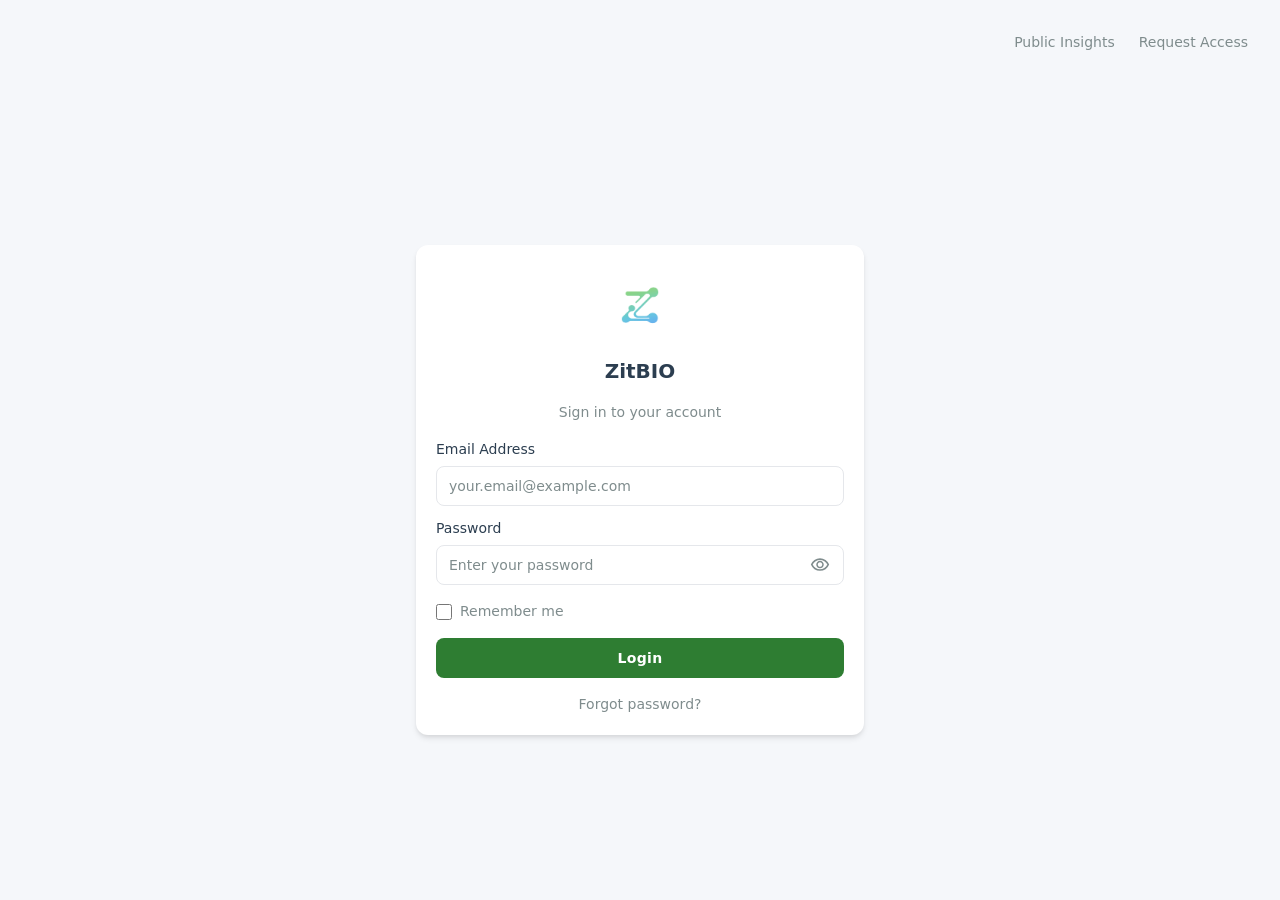
<file: index.html>
<!DOCTYPE html>
<html lang="en">
<head>
    <meta charset="UTF-8">
    <meta name="viewport" content="width=device-width, initial-scale=1.0">
    <meta name="theme-color" content="#F5F7FA">
    <title>Login</title>
    <link rel="icon" type="image/png" href="assets/favicon/logo-64.png">
    <link rel="stylesheet" href="styles/theme.css">
    <link rel="stylesheet" href="styles/global.css">
    <link rel="stylesheet" href="pages/login/login.css">
</head>
<body class="page-login">

  <svg xmlns="http://www.w3.org/2000/svg" style="display:none" aria-hidden="true">
    <symbol id="i-visibility" viewBox="0 -960 960 960"><path d="M480-320q75 0 127.5-52.5T660-500q0-75-52.5-127.5T480-680q-75 0-127.5 52.5T300-500q0 75 52.5 127.5T480-320Zm0-72q-45 0-76.5-31.5T372-500q0-45 31.5-76.5T480-608q45 0 76.5 31.5T588-500q0 45-31.5 76.5T480-392Zm0 192q-146 0-266-81.5T40-500q54-137 174-218.5T480-800q146 0 266 81.5T920-500q-54 137-174 218.5T480-200Zm0-300Zm0 220q113 0 207.5-59.5T832-500q-50-101-144.5-160.5T480-720q-113 0-207.5 59.5T128-500q50 101 144.5 160.5T480-280Z"/></symbol>
    <symbol id="i-visibility_off" viewBox="0 -960 960 960"><path d="m644-428-58-58q9-47-27-88t-93-32l-58-58q17-8 34.5-12t37.5-4q75 0 127.5 52.5T660-500q0 20-4 37.5T644-428Zm128 126-58-56q38-29 67.5-63.5T832-500q-50-101-143.5-160.5T480-720q-29 0-57 4t-55 12l-62-62q41-17 84-25.5t90-8.5q151 0 269 83.5T920-500q-23 59-60.5 109.5T772-302Zm20 246L624-222q-35 11-70.5 16.5T480-200q-151 0-269-83.5T40-500q21-53 53-98.5t73-81.5L56-792l56-56 736 736-56 56ZM222-624q-29 26-53 57t-41 67q50 101 143.5 160.5T480-280q20 0 39-2.5t39-5.5l-36-38q-11 3-21 4.5t-21 1.5q-75 0-127.5-52.5T300-500q0-11 1.5-21t4.5-21l-84-82Zm319 93Zm-151 75Z"/></symbol>
  </svg>

  
    <!-- Top-right navigation -->
    <nav class="top-nav">
        <a href="#" class="nav-link">Public Insights</a>
        <!-- Was a dead href="#". Now opens the self-signup view below. -->
        <a href="#request-access" class="nav-link" id="requestAccessLink">Request Access</a>
    </nav>

    <div class="login-card">
        <div class="logo-container">
            <img src="assets/logo/zitbio-logo.png" alt="ZitBIO Logo">
        </div>

        <h1 class="card-title">ZitBIO</h1>
        <p class="card-subtitle" id="cardSubtitle">Sign in to your account</p>

        <form id="loginForm">
            <div class="form-group">
                <label class="form-label" for="email">Email Address</label>
                <input
                    type="email"
                    id="email"
                    class="form-input"
                    placeholder="your.email@example.com"
                    autocomplete="email"
                >
            </div>

            <div class="form-group">
                <label class="form-label" for="password">Password</label>
                <div class="input-wrapper">
                    <input
                        type="password"
                        id="password"
                        class="form-input"
                        placeholder="Enter your password"
                        autocomplete="current-password"
                    >
                    <button type="button" id="passwordToggleBtn" class="password-toggle" aria-label="Toggle password visibility">
                        <svg id="eyeIcon" class="material-icons" aria-hidden="true"><use href="#i-visibility"/></svg>
                    </button>
                </div>
            </div>

            <div class="remember-row">
                <input type="checkbox" id="remember" class="custom-checkbox">
                <label for="remember" class="remember-label">Remember me</label>
            </div>

            <button type="submit" id="loginBtn" class="login-btn">Login</button>
        </form>

        <a href="#" id="forgotPasswordLink" class="forgot-password">Forgot password?</a>

        <!-- Reset password view — shown when the user clicks the reset email link -->
        <div id="resetView" class="recovery-view" hidden>
            <p class="recovery-note">Choose a new password for your account.</p>
            <form id="resetPasswordForm">
                <div class="form-group">
                    <label class="form-label" for="newPassword">New Password</label>
                    <div class="input-wrapper">
                        <input
                            type="password"
                            id="newPassword"
                            class="form-input"
                            placeholder="Enter new password"
                            autocomplete="new-password"
                        >
                        <button type="button" id="newPasswordToggleBtn" class="password-toggle" aria-label="Toggle password visibility">
                            <svg id="newEyeIcon" class="material-icons" aria-hidden="true"><use href="#i-visibility"/></svg>
                        </button>
                    </div>
                </div>
                <div class="form-group">
                    <label class="form-label" for="confirmPassword">Confirm New Password</label>
                    <input
                        type="password"
                        id="confirmPassword"
                        class="form-input"
                        placeholder="Re-enter new password"
                        autocomplete="new-password"
                    >
                </div>
                <button type="submit" id="updatePasswordBtn" class="login-btn">Update Password</button>
            </form>
            <a href="#" id="backToLoginLink" class="forgot-password">&larr; Back to sign in</a>
        </div>

        <!-- Request Access — self-signup. Replaces a nav link that pointed at
             nothing. Creates an ACTIVE field_officer account immediately via the
             access-request edge function; the role is set server-side and cannot
             be chosen here. No email is sent, so the person picks their own
             password now. See Notes/brain/brain-access-request-decision. -->
        <div id="requestAccessView" class="recovery-view" hidden>
            <p class="recovery-note">Create an account to record observations.</p>
            <form id="requestAccessForm">
                <div class="form-group">
                    <label class="form-label" for="raName">Full Name</label>
                    <input type="text" id="raName" class="form-input" placeholder="e.g. Jane Doe" autocomplete="name">
                    <p class="form-field-error" id="raNameError" hidden></p>
                </div>

                <div class="form-group">
                    <label class="form-label" for="raEmail">Email Address</label>
                    <input type="email" id="raEmail" class="form-input" placeholder="your.email@example.com" autocomplete="email">
                    <p class="form-field-error" id="raEmailError" hidden></p>
                </div>

                <div class="form-group">
                    <label class="form-label" for="raInstitution">Institution</label>
                    <input type="text" id="raInstitution" class="form-input" placeholder="e.g. The Copperbelt University" autocomplete="organization">
                </div>

                <div class="form-group">
                    <label class="form-label" for="raPassword">Password</label>
                    <div class="input-wrapper">
                        <input
                            type="password"
                            id="raPassword"
                            class="form-input"
                            placeholder="At least 8 characters"
                            autocomplete="new-password"
                        >
                        <button type="button" id="raPasswordToggleBtn" class="password-toggle" aria-label="Toggle password visibility">
                            <svg id="raEyeIcon" class="material-icons" aria-hidden="true"><use href="#i-visibility"/></svg>
                        </button>
                    </div>
                    <p class="form-field-error" id="raPasswordError" hidden></p>
                </div>

                <div class="form-group">
                    <label class="form-label" for="raConfirm">Confirm Password</label>
                    <input type="password" id="raConfirm" class="form-input" placeholder="Re-enter password" autocomplete="new-password">
                    <p class="form-field-error" id="raConfirmError" hidden></p>
                </div>

                <button type="submit" id="requestAccessBtn" class="login-btn">Create Account</button>
            </form>
            <a href="#" id="backFromAccessLink" class="forgot-password">&larr; Back to sign in</a>
        </div>
    </div>

    <!-- Scripts -->
    <script defer src="config.js"></script>
    <script defer src="lib/password.js"></script>
    <script defer src="lib/supabase-client.js"></script>
    <script defer src="lib/data.js"></script>
    <script defer src="pages/login/login.js"></script>
</body>
</html>
</file>
<file: styles/theme.css>
/**
 * ZitBio design system: global color tokens and CSS custom properties.
 */

:root {
  /* Tells the browser which palette it is painting, so the things CSS does not
     own follow the theme too: native scrollbars, form controls, and the default
     canvas/field backgrounds. Without it the browser assumes light and draws a
     light scrollbar down the side of a dark page. */
  color-scheme: light;

  /* Primary – Forest Green */
  --color-primary: #2E7D32;
  --color-primary-hover: #267c2a; /* 90% opacity equivalent */
  --color-primary-light: #e8f5e9;
  --color-primary-lighter: #f0f7f0;

  /* Focus ring, as a token so every control draws the same indicator. The ring
     this replaces was 10-20% alpha, which is invisible on the light input
     background - focus was effectively unmarked across the product. */
  --focus-ring: 0 0 0 3px rgba(46, 125, 50, 0.35);
  --focus-ring-danger: 0 0 0 3px rgba(229, 57, 53, 0.35);

  /* Secondary Colors - Earth Brown */
  --color-secondary: #8D6E63;
  --color-secondary-hover: #7a5c52;
  --color-secondary-light: #efebe9;

  /* Accent Colors - Sunset Orange */
  --color-accent: #FFB74D;
  --color-accent-hover: #ffa726;
  --color-accent-light: #fff3e0;

  /* Backgrounds */
  --color-bg: #F5F7FA;        /* light‑mist – page base */
  --color-bg-white: #ffffff;
  --color-bg-sidebar: #ffffff;
  --color-bg-card: #ffffff;
  --color-bg-input: #f3f3f5;  /* subtle gray for inputs */
  --color-bg-header: #F9FAFB; /* table header background */
  --color-bg-hover: #f3f4f6;  /* hover state background */

  /* Text Colors – Dark Slate (#2C3E50) for main, Gray (#7F8C8D) for muted */
  --color-text-main: #2C3E50;
  --color-text-primary: #2C3E50;
  --color-text-secondary: #7F8C8D;
  --color-text-muted: #7F8C8D;
  --color-text-disabled: #b0bec5;
  --color-text-inverse: #ffffff;
  /* Ink for text that sits ON a status colour - the count label on the map's
     group bubbles. Deliberately defined ONCE, with no dark-theme twin: the surface
     it sits on is a fixed status colour (#22c55e / #eab308 / #ef4444), identical in
     both themes, so this is not a theme decision. Measured against those three:
     7.7:1, 9.2:1 and 4.7:1. White would fail on two of them (1.9:1 on the amber,
     3.8:1 on the red), and no other single ink clears 4.5:1 on all three. */
  --color-on-status: #111827;

  /* Tooltips: always a dark bubble with light text, theme-aware */
  --tooltip-bg: #2C3E50;
  --tooltip-text: #ffffff;

  /* Semantic – Danger Red & Success Green */
  --color-danger: #E53935;
  --color-danger-hover: #c62828;
  --color-danger-light: #ffebee;
  --color-success: #81C784;
  --color-success-hover: #66bb6a;
  --color-success-light: #e8f5e9;
  /* Active navigation surface. Previously undefined, so styles/layout.css fell
     back to its light-only literal in BOTH themes. */
  --color-bg-active: #e8f5e9;
  /* Foreground for the ACTIVE nav item. --color-primary is defined for the light
     theme only, so using it as active-nav text put dark-green on a dark surface
     in dark mode, 2.49:1. This token is theme-aware. */
  --color-nav-active-fg: #1B5E20;
  /* Moving indicator of the pre-paint boot layer (styles/global.css). It is
     defined once, by reference, because --color-nav-active-fg is already the
     green that passes contrast on --color-bg in BOTH themes, so there is no
     second pair of values to keep in step. */
  --color-spinner: var(--color-nav-active-fg);
  --color-warning: #ffb74d;
  --color-warning-light: #fff3e0;

  /* FOREGROUNDS for the tints above.

     `--color-primary`, `--color-danger`, `--color-warning` and
     `--color-secondary` are SURFACE colours: they are meant to be filled, with
     `--color-text-inverse` or a matching `*-light` tint behind them. Reused as
     TEXT they happen to survive on the light page and fail badly on the dark
     one, because the dark theme darkens both the page and the tints they sit on.
     Measured on the dark theme before these existed: "Approved" 1.97:1,
     "Flagged" 3.03:1, report KPI values 2.87:1, role badge 2.87:1, map popup
     status 1.97:1, and the `color: #2E7D32` icon inside
     `--color-primary-light` 1.97:1 — all far below the 4.5:1 that 12px text
     needs. These are the text/icon counterparts, per theme. */
  --color-primary-fg: #1B5E20;
  --color-secondary-fg: #6D4C41;
  --color-danger-fg: #B3261E;
  --color-warning-fg: #8A5300;

  /* Border Colors */
  --border-color: #e5e7eb;
  --border-color-light: #f1f5f9;
  --border-color-dark: #cbd5e1;
  --border-color-focus: rgba(46, 125, 50, 0.5);

  /* Shadow Definitions */
  --shadow-sm: 0 1px 2px 0 rgba(0, 0, 0, 0.05);
  --shadow-md: 0 1px 3px 0 rgba(0, 0, 0, 0.1), 0 1px 2px -1px rgba(0, 0, 0, 0.1);
  --shadow-lg: 0 4px 6px -1px rgba(0, 0, 0, 0.1), 0 2px 4px -2px rgba(0, 0, 0, 0.1);
  --shadow-xl: 0 10px 15px -3px rgba(0, 0, 0, 0.1), 0 4px 6px -4px rgba(0, 0, 0, 0.1);
  --shadow-card: 0 1px 3px 0 rgba(0, 0, 0, 0.1), 0 1px 2px -1px rgba(0, 0, 0, 0.1);
  --shadow-modal: 0 25px 50px -12px rgba(0, 0, 0, 0.25);

  /* Border Radius */
  --radius-sm: 6px;
  --radius-md: 8px;
  --radius-lg: 12px;
  --radius-xl: 16px;
  --radius-full: 9999px;

  /* Spacing Scale */
  --spacing-xs: 4px;
  --spacing-sm: 8px;
  --spacing-md: 12px;
  --spacing-lg: 16px;
  --spacing-xl: 24px;
  --spacing-2xl: 32px;
  --spacing-3xl: 40px;

  /* Typography: ONE system font stack for the whole app. The app loads NO web
     fonts. The self-hosted Inter webfont was removed because it was used by only
     2 of 7 pages while the rest already rendered in the OS stack, so it cost a
     request and bought inconsistency. */
  --font-sans: system-ui, -apple-system, 'Segoe UI', Roboto, Helvetica, Arial, sans-serif;
  --font-mono: ui-monospace, 'SF Mono', 'Fira Code', 'Consolas', monospace;

  /* Layout Dimensions */
  --sidebar-width: 260px;
  --sidebar-width-collapsed: 72px;
  --header-height: 60px;
  --mobile-breakpoint: 768px;
  --tablet-breakpoint: 1024px;
  --desktop-breakpoint: 1200px;

  /* Transitions */
  --transition-fast: 150ms ease;
  --transition-normal: 250ms ease;
  --transition-slow: 350ms ease;

  /* Z-Index Scale */
  --z-dropdown: 100;
  --z-sticky: 200;
  --z-modal-backdrop: 300;
  --z-modal: 301;
  --z-toast: 400;
  --z-tooltip: 500;
  /* Above every surface including toasts: the boot layer covers the whole
     viewport while the route guard decides, so nothing may sit on top of it. */
  --z-boot: 600;
}

[data-theme="dark"] {
  /* See the note on :root: this is the half that matters, because the dark
     page is the one where a light scrollbar and light native form controls are
     wrong. */
  color-scheme: dark;

  --color-bg: #17211b;
  --color-bg-white: #1f2b23;
  --color-bg-sidebar: #1b2720;
  --color-bg-card: #1f2b23;
  --color-bg-input: #29382f;
  --color-bg-header: #243229;
  --color-bg-hover: #304238;
  --color-text-main: #edf5ef;
  --color-text-primary: #edf5ef;
  --color-text-secondary: #b3c1b7;
  --color-text-muted: #9aaa9e;
  --color-text-disabled: #718078;
  --border-color: #3b4c41;
  --border-color-light: #304238;
  --border-color-dark: #52665a;
  --color-primary-light: #214a2a;
  --color-primary-lighter: #1d3824;
  /* Lighter and stronger in dark mode: a 35% green ring on a dark surface reads
     as a smudge, so this shifts toward the light tint and raises the alpha. */
  --focus-ring: 0 0 0 3px rgba(129, 199, 132, 0.45);
  --focus-ring-danger: 0 0 0 3px rgba(239, 154, 154, 0.45);
  --color-secondary-light: #3a302d;
  --color-accent-light: #4a3922;
  --color-danger-light: #4a2929;
  --color-success-light: #214a2a;
  /* Dark counterpart of the active-nav surface. */
  --color-bg-active: #24382c;
  /* Light green: readable on the dark active-nav surface. */
  --color-nav-active-fg: #A5D6A7;
  --color-warning-light: #4a3922;
  --tooltip-bg: #3b4c41;
  --tooltip-text: #edf5ef;

  /* Text counterparts of the status colours, for the same reason as `:root`:
     the tints above are dark in this theme, so the light-theme surface colours
     are unreadable on them. Light greens/ambers/pinks, all >= 5.9:1 on their own
     tint and >= 6:1 on the page. */
  --color-primary-fg: #A5D6A7;
  --color-secondary-fg: #D7CCC8;
  --color-danger-fg: #FFB4AB;
  --color-warning-fg: #FFD98A;
}
</file>
<file: styles/global.css>
/**
 * ZitBio global styles: typography, base resets, global element styling.
 */

/* Typography. System font stack only: the app loads NO web fonts. The stack is
   defined once as --font-sans in styles/theme.css; never hardcode a font-family
   in a page or component stylesheet. */

/* CSS Reset & Base Styles */
*,
*::before,
*::after {
  margin: 0;
  padding: 0;
  box-sizing: border-box;
}

html {
  font-size: 16px;
  -webkit-font-smoothing: antialiased;
  -moz-osx-font-smoothing: grayscale;
  text-rendering: optimizeLegibility;
}

body {
  font-family: var(--font-sans);
  font-size: 15px;
  font-weight: 400;
  line-height: 1.5;
  color: var(--color-text-main);
  background-color: var(--color-bg);
  min-height: 100vh;
}

/* Auth-pending hold. Protected pages carry `auth-pending` in their STATIC markup.
   The route guard that authorises them is asynchronous, while the sidebar and
   header are static HTML, so without this hold a signed-in field officer opening
   an admin URL sees the admin chrome for the whole decision window. That window is
   not one frame: when Supabase is unreachable the guard's /profiles retry budget
   is ~10s. admin-layout.js removes the class on every terminal guard path. */
body.auth-pending {
  visibility: hidden;
  /* Safety net that needs no script at all: if every JS file fails to load or
     throws, this keyframe still reveals the page. A permanently invisible
     page would be a worse bug than the flash this hold prevents. */
  animation: auth-pending-reveal 0s linear 12s forwards;
}

@keyframes auth-pending-reveal {
  to { visibility: visible; }
}

/* Boot layer. The hold above means a protected page paints NOTHING until the route
   guard has verified the session, which needs at least one Supabase round trip.
   Measured window: 1.6-6s, up to the 12s safety net when Supabase is unreachable.
   It used to be a flat rectangle of --color-bg (#F5F7FA light, #17211b dark), which
   reads as a broken page rather than a loading one. This layer is STATIC MARKUP, so
   it paints with no JS and no data.

   It may show itself inside a hidden body because `visibility` is inherited and a
   descendant can switch it back on. Nothing privileged lives inside it (a ring and
   a sentence), so it cannot leak the chrome the hold exists to conceal. */
.app-boot {
  position: fixed;
  inset: 0;
  z-index: var(--z-boot);
  display: flex;
  flex-direction: column;
  align-items: center;
  justify-content: center;
  gap: 20px;
  padding: 24px;
  background-color: var(--color-bg);
  /* Resolved state. `visibility` is NOT transitioned, on purpose: this layer is
     opaque and covers the viewport, and a transition only advances while the
     document is ticking. A page revealed in a background tab would otherwise
     leave the spinner sitting on top of the finished app; verified happening,
     `elementFromPoint` was the boot layer. Instant and unconditional is the only
     safe end state. */
  opacity: 0;
  visibility: hidden;
}

body.auth-pending .app-boot {
  visibility: visible;
  opacity: 1;
  /* Entry fade only, and only for opacity: 120ms of delay so a guard that
     resolves immediately does not flash a spinner. If this transition never
     advances, the layer is simply never shown (the pre-fix behaviour, still
     no worse) because it cannot affect the hidden/resolved state above. */
  transition: opacity var(--transition-normal) 120ms;
  /* Mirrors the 12s CSS safety net on `body.auth-pending`. Without it, a page
     whose scripts never load would be revealed by the keyframe above while
     this opaque layer stayed on top of it; the net would hide the very page
     it exists to rescue. Deliberately 12s and forwards in both places. */
  animation: app-boot-hide 0s linear 12s forwards;
}

@keyframes app-boot-hide {
  to { opacity: 0; visibility: hidden; }
}

.app-boot-mark {
  width: 28px;
  height: 28px;
  border: 3px solid var(--border-color);
  border-top-color: var(--color-spinner);
  border-radius: var(--radius-full);
  animation: app-boot-spin 800ms linear infinite;
}

@keyframes app-boot-spin {
  to { transform: rotate(360deg); }
}

.app-boot-text {
  font-size: 14px;
  font-weight: 500;
  color: var(--color-text-secondary);
}

/* A spinner frozen mid-rotation reads as a broken spinner, so under
   `prefers-reduced-motion` the moving part is dropped and the sentence (the
   part that actually carries the information) stays. */
@media (prefers-reduced-motion: reduce) {
  .app-boot-mark {
    display: none;
  }
}

/* Reduced motion. `prefers-reduced-motion: reduce` is a request to be spared
   MOVEMENT, not a request for a static page, so this block collapses durations
   rather than removing the transitions; that also keeps every `transitionend` /
   `animationend` listener firing, so no code path waits for an event that never
   arrives.

   NOT SET HERE: `animation-delay` and `transition-delay`. The `body.auth-pending`
   rule above reveals the page with a 0s animation at a 12s DELAY and a `forwards`
   fill. Zeroing that delay would reveal protected chrome instantly and silently
   undo the guard; `animation: none` would be worse, stranding the page permanently
   invisible. */
@media (prefers-reduced-motion: reduce) {
  *,
  *::before,
  *::after {
    animation-duration: 0.01ms !important;
    animation-iteration-count: 1 !important;
    transition-duration: 0.01ms !important;
  }
}

/* Stated explicitly so the hold survives any future edit to the block above:
   it is a safety net, not decoration, and it must keep its delay. */
@media (prefers-reduced-motion: reduce) {
  body.auth-pending {
    animation: auth-pending-reveal 0s linear 12s forwards !important;
  }
}

/* Typography Configuration */

/* Page Titles (h1/main headers) */
h1,
.page-title,
.header-title {
  font-size: 24px;
  font-weight: 600;
  line-height: 1.3;
  color: var(--color-text-main);
  margin-bottom: 8px;
}

/* Page Subtitles */
.page-subtitle {
  font-size: 14px;
  font-weight: 400;
  line-height: 1.6;
  color: var(--color-text-secondary);
  margin-bottom: 32px;
}

/* Section Headings (h2/h3) */
h2 {
  font-size: 20px;    /* text‑xl */
  font-weight: 600;
  line-height: 1.3;
}
h3,
.section-title,
.card-title {
  font-size: 18px;
  font-weight: 600;
  line-height: 1.4;
  color: var(--color-text-main);
}

h4,
h5,
h6 {
  font-size: 16px;
  font-weight: 600;
  line-height: 1.4;
  color: var(--color-text-main);
}

/* Body Text */
p {
  font-size: 15px;
  font-weight: 400;
  line-height: 1.6;
  color: var(--color-text-main);
}

/* Form Labels */
label,
.form-label {
  font-size: 14px;
  font-weight: 500;
  color: var(--color-text-main);
}

/* Muted/Secondary Text */
.text-muted,
.text-secondary {
  color: var(--color-text-muted);
}

/* Small Text */
small, .text-small, .text-xs{
  font-size: 12px;
}

/* Link Styles */
a {
    color: var(--color-primary);
    text-decoration: none;
    transition: color var(--transition-fast);
}

a:hover {
    color: var(--color-primary-hover);
    text-decoration: none;  /* ensure no underline */
}

/* Button Base Styles */
button {
  font-family: inherit;
  font-size: 14px;
  cursor: pointer;
  border: none;
  background: none;
  transition:
    background-color var(--transition-fast),
    border-color var(--transition-fast),
    color var(--transition-fast),
    box-shadow var(--transition-fast),
    transform var(--transition-fast);
}

button:disabled {
  opacity: 0.6;
  cursor: not-allowed;
}

/* Form Element Base Styles */
input,
textarea,
select {
  font-family: inherit;
  font-size: 14px;
  color: var(--color-text-main);
  background-color: var(--color-bg-input);
  border: 1px solid var(--border-color);
  border-radius: var(--radius-md);
  padding: 9px 12px;
  outline: none;
  transition: border-color var(--transition-fast), box-shadow var(--transition-fast);
}

input:focus,
textarea:focus,
select:focus {
  border-color: var(--color-primary);
  box-shadow: var(--focus-ring);
}

input::placeholder,
textarea::placeholder {
  color: var(--color-text-muted);
}

input[type='checkbox'],
input[type='radio'] {
  width: auto;
  cursor: pointer;
}

/* Mobile field-text floor. iOS Safari zooms the whole page when a FOCUSED field's
   font-size is under 16px, and does not zoom back out, so one tap leaves the user on
   a page that no longer fits the screen. Every field here sits at 12-14px and each
   page sets its own, so the floor belongs in one place above them.

   `!important` is deliberate: a fixed 16px threshold in WebKit is a platform
   constraint, not a typographic preference, and a bare `input` selector loses to
   every class selector, so no non-`important` version can win. */
@media (max-width: 767px) {
  input,
  select,
  textarea {
    font-size: 16px !important;
  }
}

/* Table Base Styles */
table {
  border-collapse: collapse;
  width: 100%;
}

th,
td {
  text-align: left;
  padding: 12px 16px;
  border-bottom: 1px solid var(--border-color-light);
}

th {
  font-size: 12px;
  font-weight: 500;
  color: var(--color-text-secondary);
  background-color: var(--color-bg-header);
  text-transform: none;
  letter-spacing: 0;
}

td {
  font-size: 13px;
  color: var(--color-text-main);
  /* Tabular figures. Proportional digits give each number a different width, so a
     column of counts or dates visibly fails to line up. Set on the cell rather than
     per-column because every table here is data. */
  font-variant-numeric: tabular-nums;
}

/* Field-level validation message. Referenced by the input's aria-describedby so
   it is announced with the field, rather than replaced by a blocking dialog. */
.form-field-error {
  margin-top: 4px;
  font-size: 12px;
  color: var(--color-danger);
}

.input-error {
  border-color: var(--color-danger) !important;
}

.input-error:focus {
  box-shadow: 0 0 0 2px var(--color-danger-light) !important;
}

/* Utility Classes */
.sr-only {
  position: absolute;
  width: 1px;
  height: 1px;
  padding: 0;
  margin: -1px;
  overflow: hidden;
  clip: rect(0, 0, 0, 0);
  white-space: nowrap;
  border: 0;
}

.text-center {
  text-align: center;
}

.text-right {
  text-align: right;
}

.font-medium {
  font-weight: 500;
}

.font-semibold {
  font-weight: 600;
}

.font-bold {
  font-weight: 700;
}

/* Scrollbar Styling */
::-webkit-scrollbar {
  width: 8px;
  height: 8px;
}

::-webkit-scrollbar-track {
  background: var(--color-bg);
}

::-webkit-scrollbar-thumb {
  background: var(--color-text-muted);
  border-radius: var(--radius-full);
}

::-webkit-scrollbar-thumb:hover {
  background: var(--color-text-secondary);
}



/* Sidebar navigation */
.nav-text {
  font-size: 14px;
  font-weight: 500;
}

/* SVG icon base: replaced the Google Fonts icon font. Icons are inline
   <svg><use> elements; width/height drive sizing and fill: currentColor theming. */
.material-symbols-outlined,
.material-icons {
  display: inline-flex;
  align-items: center;
  justify-content: center;
  width: 24px;
  height: 24px;
  fill: currentColor;
  flex-shrink: 0;
  vertical-align: middle;
}

/* Focus visibility: site-wide */
/* One indicator for the whole product.

   `:focus-visible`, not `:focus`, so a mouse click does not leave a ring behind.
   An `outline`, not a box-shadow, so an ancestor's `overflow: hidden` cannot clip
   it away. Controls that set `outline: none` must draw a ring at least as visible
   as this; see `--focus-ring`. */
:focus-visible {
  outline: 2px solid var(--color-primary);
  outline-offset: 2px;
}

/* Responsive icon scaling: tier sizes (large/medium/small) are set per breakpoint
   via custom properties and a single rule applies them, avoiding duplicated
   selector lists across media queries. */

/* Tier values at each breakpoint (desktop keeps each component's own base) */
@media (max-width: 1023px) {
  :root {
    --icon-size-lg: 22px;
    --icon-size-md: 18px;
    --icon-size-sm: 16px;
  }
}

@media (max-width: 767px) {
  :root {
    --icon-size-lg: 20px;
    --icon-size-md: 16px;
    --icon-size-sm: 14px;
  }
}

/* Apply the active tier sizes (only shrinks at ≤1023px) */
@media (max-width: 1023px) {
  /* Large icons */
  .nav-icon,
  .hamburger .material-symbols-outlined,
  .notification-btn .material-symbols-outlined {
    width: var(--icon-size-lg); height: var(--icon-size-lg);
  }

  /* Medium icons */
  .btn-icon svg, .btn-icon .material-symbols-outlined,
  .user-menu svg, .user-menu .material-symbols-outlined,
  .notification-icon .material-symbols-outlined,
  .user-dropdown-item .dropdown-icon {
    width: var(--icon-size-md); height: var(--icon-size-md); font-size: var(--icon-size-md);
  }

  /* Small icons */
  .btn svg, .btn .material-symbols-outlined,
  .page-btn svg, .page-btn .material-symbols-outlined,
  .pagi-btn svg, .pagi-btn .material-symbols-outlined,
  .btn-export svg, .btn-add svg,
  .btn-export .material-symbols-outlined, .btn-add .material-symbols-outlined,
  .user-menu-arrow {
    width: var(--icon-size-sm); height: var(--icon-size-sm); font-size: var(--icon-size-sm);
  }

  .notification-empty .material-symbols-outlined {
    width: 40px; height: 40px;
  }
}

@media (max-width: 767px) {
  .notification-empty .material-symbols-outlined {
    width: 32px; height: 32px;
  }
}

/* Shared pagination-button base (analytics + observations) */
.page-analytics .pagi-btn,
.page-analytics .page-num,
.page-observations .page-num {
    width: 36px;
    height: 36px;
    display: flex;
    align-items: center;
    justify-content: center;
    border-radius: 8px;
    cursor: pointer;
    font-size: 14px;
    font-weight: 600;
    transition:
        background-color 0.2s ease,
        border-color 0.2s ease,
        color 0.2s ease,
        box-shadow 0.2s ease;
    background-color: var(--color-bg-white);
    border: 1px solid var(--border-color);
    color: var(--color-text-secondary);
}

/* Shared pagination component (analytics + observations) */
.page-analytics .observations-pagination,
.page-observations .observations-pagination {
    display: flex;
    justify-content: space-between;
    align-items: center;
    margin-top: 24px;
    padding: 0 8px;
    color: var(--color-text-secondary);
    font-size: 13px;
}

.page-analytics .pagination-controls,
.page-observations .pagination-controls {
    display: flex;
    align-items: center;
    gap: 8px;
}

.page-analytics .pagi-btn:hover:not(:disabled),
.page-observations .pagi-btn:hover:not(:disabled) {
    background-color: var(--color-bg-hover);
    border-color: var(--border-color-dark);
    color: var(--color-text-main);
}

.page-analytics .pagi-btn:disabled,
.page-observations .pagi-btn:disabled {
    opacity: 0.4;
    cursor: not-allowed;
}

.page-analytics .pagi-btn svg,
.page-analytics .pagi-btn .material-symbols-outlined,
.page-observations .pagi-btn svg,
.page-observations .pagi-btn .material-symbols-outlined {
    width: 18px;
    height: 18px;
    font-size: 18px;
    display: block;
}

.page-analytics .page-numbers,
.page-observations .page-numbers {
    display: flex;
    gap: 4px;
}

.page-analytics .page-num.active,
.page-observations .page-num.active {
    background-color: var(--color-primary);
    color: var(--color-text-inverse);
    border-color: var(--color-primary);
    box-shadow: 0 4px 6px -1px rgba(0, 0, 0, 0.1);
}

.page-analytics .page-num:hover:not(.active),
.page-observations .page-num:hover:not(.active) {
    background-color: var(--color-bg-hover);
    border-color: var(--border-color-dark);
    color: var(--color-text-main);
}

.page-analytics .pagination-info .bold,
.page-observations .pagination-info .bold {
    font-weight: 600;
    color: var(--color-text-main);
}

/* Tablet: pagination stacks vertically */
@media (max-width: 1023px) and (min-width: 768px) {
    .page-analytics .observations-pagination,
    .page-observations .observations-pagination {
        flex-direction: column;
        gap: 12px;
        align-items: center;
    }
}

/* Mobile: pagination stacks vertically */
@media (max-width: 767px) {
    .page-analytics .observations-pagination,
    .page-observations .observations-pagination {
        flex-direction: column;
        gap: 12px;
        align-items: center;
    }
}
</file>
<file: pages/login/login.css>
/* Login page: modern clean card design, on the tokens from theme.css. */

/* Page Layout */
.page-login {
  /* `dvh` centres the card in what is actually visible. At `100vh` the card was
     centred in the taller "chrome hidden" viewport, so on a phone it sat lower
     than the optical centre and could slide under the URL bar. */
  min-height: 100vh;
  min-height: 100dvh;
  display: flex;
  flex-direction: column;
  align-items: center;
  justify-content: center;
  background-color: var(--color-bg);
  padding: 20px;
  padding-bottom: 80px;
  position: relative;
}

/* Top-Right Navigation */
.page-login .top-nav {
  position: fixed;
  top: 32px;
  right: 32px;
  display: flex;
  flex-direction: row;
  gap: 24px;
  z-index: 100;
}

.page-login .top-nav .nav-link {
  font-size: 14px;
  font-weight: 500;
  color: var(--color-text-muted);
  text-decoration: none;
  transition: color 0.2s ease;
}

.page-login .top-nav .nav-link:hover {
  color: var(--color-primary-fg);
}

/* The Card */
.page-login .login-card {
  width: 100%;
  max-width: 448px;
  background: var(--color-bg-card);
  border-radius: calc(var(--radius-md) + 4px);
  box-shadow:
    0 4px 6px -1px rgba(0, 0, 0, 0.1),
    0 2px 4px -1px rgba(0, 0, 0, 0.06);
  padding: 20px;
  display: flex;
  flex-direction: column;
  gap: 16px;
  transform: translateY(70px);
}

/* Logo */
.page-login .logo-container {
  display: flex;
  justify-content: center;
  margin-bottom: 0;
}

.page-login .logo-container img {
  height: 80px;
  width: auto;
  object-fit: contain;
}

/* Header */
.page-login .card-title {
  text-align: center;
  font-size: 20px;
  font-weight: 600;
  color: var(--color-text-main);
  margin: 0;
  margin-top: -4px;
}

.page-login .card-subtitle {
  text-align: center;
  font-size: 14px;
  font-weight: 400;
  color: var(--color-text-muted);
  margin: 0;
}

/* Form */
.page-login form {
  display: flex;
  flex-direction: column;
  gap: 12px;
}

.page-login .form-group {
  display: flex;
  flex-direction: column;
  gap: 6px;
}

.page-login .form-label {
  display: block;
  font-size: 14px;
  font-weight: 500;
  color: var(--color-text-main);
}

.page-login .form-input {
  width: 100%;
  height: 40px;
  padding: 0 12px;
  font-size: 14px;
  font-family: inherit;
  color: var(--color-text-main);
  background-color: var(--color-bg-white);
  border: 1px solid var(--border-color);
  border-radius: var(--radius-md);
  outline: none;
  transition: border-color var(--transition-fast), box-shadow var(--transition-fast);
}

.page-login .form-input::placeholder {
  color: var(--color-text-muted);
}

.page-login .form-input:focus {
  border-color: var(--color-primary);
  box-shadow: var(--focus-ring);
}

/* Password Toggle */
.page-login .input-wrapper {
  position: relative;
}

.page-login .password-toggle {
  position: absolute;
  right: 10px;
  top: 50%;
  transform: translateY(-50%);
  background: none;
  border: none;
  cursor: pointer;
  padding: 4px;
  display: flex;
  align-items: center;
  justify-content: center;
  color: var(--color-text-muted);
  transition: color var(--transition-fast);
}

.page-login .password-toggle:hover {
  color: var(--color-text-main);
}

.page-login .password-toggle .material-icons {
  width: 20px;
  height: 20px;
  line-height: 1;
}

/* Helper Text */
.page-login .helper-text {
  font-size: 12px;
  font-weight: 400;
  color: var(--color-text-muted);
  line-height: 1.5;
  margin: 0;
}

/* Error Message */
.page-login .login-error {
  font-size: 13px;
  font-weight: 500;
  color: var(--color-danger-fg);
  background-color: var(--color-danger-light);
  border: 1px solid var(--color-danger);
  border-radius: var(--radius-md);
  padding: 10px 12px;
  line-height: 1.4;
  margin: 0;
}

.page-login .helper-text code {
  background: var(--color-primary-light);
  padding: 1px 5px;
  border-radius: 4px;
  font-size: 11.5px;
  font-family: var(--font-mono);
  color: var(--color-primary-fg);
}

/* Remember Row */
.page-login .remember-row {
  display: flex;
  align-items: center;
  gap: 8px;
  margin: 0;
  user-select: none;
}

.page-login .custom-checkbox {
  appearance: checkbox;
  -webkit-appearance: checkbox;
  /* 16px, not the 24px WCAG minimum: at 24x24 a native checkbox renders as a heavy
     green slab beside 14px label text, and the target that matters is the checkbox
     plus its `for`-linked label (see .remember-label). 16 also keeps the native
     control, so `accent-color` and the OS palette still apply.

     Padding cannot grow this control: Chrome discards it while the checkbox keeps
     its native appearance (`padding: 3px` measured 0px computed and drew the same
     box; only `appearance: none` made it take effect). */
  width: 16px;
  height: 16px;
  accent-color: var(--color-primary);
  cursor: pointer;
  flex-shrink: 0;
}

.page-login .remember-label {
  font-size: 14px;
  font-weight: 400;
  color: var(--color-text-muted);
  cursor: pointer;
  user-select: none;
  /* The other half of the checkbox hit target: `for`-linked, so clicking it toggles
     the box, and the padding grows the combined target to ~24px tall without
     inflating the drawn control. */
  padding: 4px 0;
}

/* Login Button */
.page-login .login-btn {
  width: 100%;
  height: 40px;
  padding: 0;
  font-size: 14px;
  font-weight: 600;
  font-family: inherit;
  color: var(--color-text-inverse);
  background-color: var(--color-primary);
  border: none;
  border-radius: var(--radius-md);
  cursor: pointer;
  transition: background-color 0.2s ease, box-shadow 0.2s ease;
  letter-spacing: 0.3px;
  display: inline-flex;
  align-items: center;
  justify-content: center;
}

.page-login .login-btn:hover {
  background-color: var(--color-primary-hover);
  box-shadow: 0 2px 8px rgba(46, 125, 50, 0.3);
}

.page-login .login-btn:active {
  background-color: var(--color-primary-hover);
  box-shadow: none;
}

/* Forgot Password */
.page-login .forgot-password {
  display: block;
  text-align: center;
  font-size: 14px;
  font-weight: 500;
  color: var(--color-text-muted);
  text-decoration: none;
  transition: color 0.2s ease;
}

.page-login .forgot-password:hover {
  color: var(--color-primary-fg);
}

/* Password Recovery (reset link clicked) */
.page-login .recovery-view {
  display: flex;
  flex-direction: column;
  gap: 16px;
}

.page-login .recovery-note {
  font-size: 14px;
  font-weight: 400;
  color: var(--color-text-muted);
  line-height: 1.5;
  margin: 0;
  text-align: center;
}

/* `hidden` must win over the display:flex above, or the reset view would
   stay visible even while hidden. */
.page-login form[hidden],
.page-login .recovery-view[hidden],
.page-login .forgot-password[hidden] {
  display: none;
}

/* Green success variant of .login-error. */
.page-login .login-success {
  font-size: 13px;
  font-weight: 500;
  color: var(--color-primary);
  background-color: var(--color-primary-light);
  border: 1px solid var(--color-primary);
  border-radius: var(--radius-md);
  padding: 10px 12px;
  line-height: 1.4;
  margin: 0;
}

/* Responsive */
@media (max-width: 767px) {
  .page-login .top-nav {
    top: 16px;
    right: 16px;
    gap: 16px;
  }

  .page-login .login-card {
    padding: 20px;
    transform: translateY(40px);
  }

  .page-login .logo-container img {
    height: 64px;
  }
}
</file>
